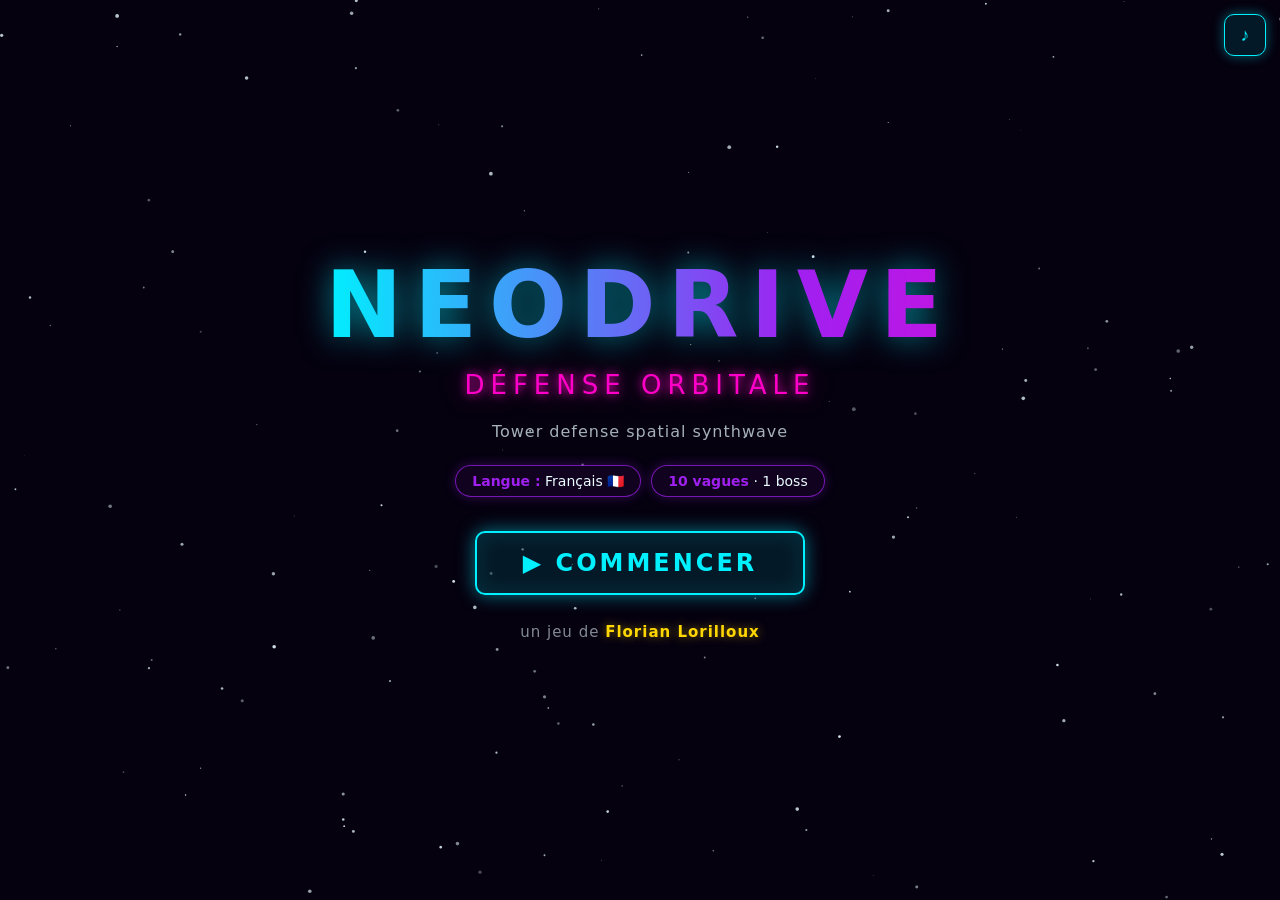
<file: index.html>
<!DOCTYPE html>
<html lang="fr">
<head>
  <meta charset="UTF-8">
  <meta name="viewport" content="width=device-width, initial-scale=1.0, viewport-fit=cover">
  <title>NEODRIVE — Défense Orbitale</title>
  <meta name="theme-color" content="#05010f">
  <link rel="manifest" href="manifest.webmanifest">
  <link rel="apple-touch-icon" href="icons/apple-touch-icon.png">
  <meta name="mobile-web-app-capable" content="yes">
  <meta name="apple-mobile-web-app-capable" content="yes">
  <meta name="apple-mobile-web-app-status-bar-style" content="black-translucent">
  <style>
    * { margin: 0; padding: 0; box-sizing: border-box; }
    html, body { height: 100%; overflow: hidden; overscroll-behavior: none; background: #05010f; }
    body {
      background: #05010f;
      color: #eafcff;
      font-family: 'Segoe UI', system-ui, sans-serif;
      display: flex;
      align-items: center;
      justify-content: center;
      min-height: 100dvh;
      -webkit-tap-highlight-color: transparent;
    }

    /* Champ d'étoiles en fond */
    #etoiles {
      position: fixed;
      inset: 0;
      z-index: 0;
    }

    .accueil {
      position: relative;
      z-index: 1;
      text-align: center;
      padding: 24px;
      display: flex;
      flex-direction: column;
      align-items: center;
      gap: 18px;
    }

    .titre {
      font-size: clamp(40px, 12vw, 92px);
      font-weight: 800;
      letter-spacing: clamp(4px, 2vw, 12px);
      line-height: 1;
      /* Dégradé de couleurs qui défile en boucle */
      background: linear-gradient(90deg, #00f0ff, #a020f0, #ff00c8, #ffd700, #00f0ff);
      background-size: 300% 100%;
      -webkit-background-clip: text;
      background-clip: text;
      color: transparent;
      -webkit-text-fill-color: transparent;
      filter: drop-shadow(0 0 16px rgba(0, 240, 255, 0.55));
      animation: degrade 7s linear infinite;
    }
    @keyframes degrade {
      to { background-position: 300% 0; }
    }
    .sous-titre {
      font-size: clamp(15px, 4.5vw, 26px);
      letter-spacing: clamp(2px, 1.2vw, 6px);
      color: #ff00c8;
      text-shadow: 0 0 10px #ff00c8, 0 0 24px rgba(255, 0, 200, 0.5);
      text-transform: uppercase;
    }
    .accroche {
      font-size: clamp(13px, 3.6vw, 16px);
      color: rgba(234, 252, 255, 0.7);
      letter-spacing: 1px;
      margin-top: 4px;
    }

    .infos {
      display: flex;
      flex-wrap: wrap;
      justify-content: center;
      gap: 10px;
      margin-top: 6px;
    }
    .chip {
      border: 1px solid rgba(160, 32, 240, 0.7);
      border-radius: 999px;
      padding: 7px 16px;
      font-size: clamp(12px, 3.4vw, 14px);
      background: rgba(160, 32, 240, 0.08);
      box-shadow: 0 0 12px rgba(160, 32, 240, 0.3);
      color: #eafcff;
    }
    .chip b { color: #a020f0; font-weight: 600; }

    .commencer {
      margin-top: 16px;
      display: inline-block;
      text-decoration: none;
      color: #00f0ff;
      font-size: clamp(18px, 5vw, 24px);
      font-weight: 700;
      letter-spacing: 3px;
      padding: 16px 46px;
      border: 2px solid #00f0ff;
      border-radius: 10px;
      background: rgba(0, 240, 255, 0.1);
      box-shadow: 0 0 18px rgba(0, 240, 255, 0.5), inset 0 0 22px rgba(0, 240, 255, 0.12);
      animation: pulse 1.6s ease-in-out infinite;
      transition: transform 0.12s ease, background 0.2s ease;
      cursor: pointer;
    }
    .commencer:hover, .commencer:active {
      background: rgba(0, 240, 255, 0.22);
      transform: scale(1.04);
    }
    @keyframes pulse {
      0%, 100% { box-shadow: 0 0 16px rgba(0, 240, 255, 0.45), inset 0 0 20px rgba(0, 240, 255, 0.1); }
      50%      { box-shadow: 0 0 30px rgba(0, 240, 255, 0.85), inset 0 0 26px rgba(0, 240, 255, 0.2); }
    }

    .signature {
      margin-top: 10px;
      font-size: clamp(12px, 3.4vw, 15px);
      color: rgba(234, 252, 255, 0.55);
      letter-spacing: 1px;
    }
    .signature b {
      color: #ffd700;
      text-shadow: 0 0 10px rgba(255, 215, 0, 0.5);
      font-weight: 600;
    }

    /* Bouton muet */
    .son {
      position: fixed;
      top: 14px;
      right: 14px;
      z-index: 2;
      width: 42px;
      height: 42px;
      border-radius: 10px;
      border: 1.5px solid #00f0ff;
      background: rgba(0, 240, 255, 0.1);
      color: #00f0ff;
      font-size: 18px;
      cursor: pointer;
      box-shadow: 0 0 12px rgba(0, 240, 255, 0.4);
      display: flex;
      align-items: center;
      justify-content: center;
    }
    .son.muet {
      border-color: rgba(234, 252, 255, 0.4);
      color: rgba(234, 252, 255, 0.4);
      box-shadow: none;
    }

    /* Bouton Installer (PWA) — visible quand l'app est installable */
    #installer {
      display: none;
      margin-top: 10px;
      padding: 10px 22px;
      border: 1.5px solid #a020f0;
      border-radius: 8px;
      background: rgba(160, 32, 240, 0.12);
      color: #d9a6ff;
      font-size: clamp(13px, 3.6vw, 15px);
      font-weight: 600;
      letter-spacing: 1px;
      cursor: pointer;
      box-shadow: 0 0 12px rgba(160, 32, 240, 0.35);
    }

    /* Overlay « tourne ton téléphone » (portrait sur tactile) */
    #rotate {
      display: none;
      position: fixed; inset: 0; z-index: 9999;
      background: #05010f; color: #eafcff;
      align-items: center; justify-content: center; text-align: center;
      font-size: clamp(20px, 6vw, 32px); font-weight: 700; line-height: 1.8;
      letter-spacing: 1px; text-shadow: 0 0 12px rgba(0, 240, 255, 0.6); padding: 24px;
    }
    @media (orientation: portrait) and (pointer: coarse) {
      #rotate { display: flex; }
    }

    /* ----- Intro cinématique ----- */
    #intro {
      position: fixed;
      inset: 0;
      z-index: 20;
      background: #05010f;
      display: none;
    }
    #cintro { position: absolute; inset: 0; width: 100%; height: 100%; }
    #soustitre {
      position: absolute;
      left: 50%;
      bottom: 8%;
      transform: translateX(-50%);
      width: min(90%, 900px);
      text-align: center;
      font-size: clamp(15px, 3.4vw, 22px);
      line-height: 1.5;
      color: #eafcff;
      text-shadow: 0 0 10px rgba(0, 240, 255, 0.5);
      padding: 14px 20px;
      background: rgba(5, 1, 15, 0.55);
      border: 1px solid rgba(0, 240, 255, 0.35);
      border-radius: 10px;
      backdrop-filter: blur(2px);
    }
    #passer {
      position: absolute;
      top: 16px;
      right: 16px;
      z-index: 21;
      padding: 10px 20px;
      border: 1.5px solid #ff00c8;
      border-radius: 8px;
      background: rgba(255, 0, 200, 0.12);
      color: #ff00c8;
      font-size: clamp(13px, 3.4vw, 15px);
      font-weight: 700;
      letter-spacing: 1px;
      cursor: pointer;
      box-shadow: 0 0 12px rgba(255, 0, 200, 0.4);
    }
  </style>
</head>
<body>
  <canvas id="etoiles"></canvas>
  <button id="son" class="son" title="Son">♪</button>

  <main class="accueil">
    <h1 class="titre">NEODRIVE</h1>
    <div class="sous-titre">Défense Orbitale</div>
    <p class="accroche">Tower defense spatial synthwave</p>

    <div class="infos">
      <span class="chip"><b>Langue :</b> Français 🇫🇷</span>
      <span class="chip"><b>10 vagues</b> · 1 boss</span>
    </div>

    <a class="commencer" id="commencer" href="jeu.html">▶ COMMENCER</a>

    <p class="signature">un jeu de <b>Florian Lorilloux</b></p>
    <button id="installer">⬇ Installer l'application</button>
  </main>

  <div id="intro">
    <canvas id="cintro"></canvas>
    <div id="soustitre"></div>
    <button id="passer">PASSER ▸</button>
  </div>

  <div id="rotate">🔄<br>Tourne ton téléphone<br>en mode paysage</div>
  <script src="pwa.js"></script>

  <script>
    // Champ d'étoiles en parallaxe (léger)
    const cv = document.getElementById('etoiles');
    const ctx = cv.getContext('2d');
    let W, H, etoiles;
    function resize() {
      W = cv.width = window.innerWidth;
      H = cv.height = window.innerHeight;
      const n = Math.min(180, Math.floor(W * H / 8000));
      etoiles = [];
      for (let i = 0; i < n; i++) {
        etoiles.push({
          x: Math.random() * W, y: Math.random() * H,
          r: Math.random() * 1.6 + 0.3,
          v: Math.random() * 14 + 4,
          a: Math.random() * 0.6 + 0.3,
        });
      }
    }
    resize();
    window.addEventListener('resize', resize);
    let dernier = performance.now();
    function boucle(t) {
      const dt = (t - dernier) / 1000; dernier = t;
      ctx.clearRect(0, 0, W, H);
      ctx.fillStyle = '#eafcff';
      for (const e of etoiles) {
        e.x -= e.v * dt;
        if (e.x < -2) { e.x = W + 2; e.y = Math.random() * H; }
        ctx.globalAlpha = e.a;
        ctx.beginPath();
        ctx.arc(e.x, e.y, e.r, 0, Math.PI * 2);
        ctx.fill();
      }
      ctx.globalAlpha = 1;
      requestAnimationFrame(boucle);
    }
    requestAnimationFrame(boucle);
  </script>

  <script type="module">
    import { demarrerMusiqueMenu, basculerMuet, estMuet, estDemarree } from './js/musique.js';
    import { lancerIntro } from './js/intro.js';
    const btn = document.getElementById('son');
    const commencer = document.getElementById('commencer');
    function majBtn() {
      const m = estMuet();
      btn.classList.toggle('muet', m);
      btn.textContent = m ? '♪̷' : '♪';
    }
    // Démarre la musique du menu à la 1re interaction "neutre"
    function demarrerUneFois(e) {
      if (e && e.target && (e.target === btn || e.target.closest('#commencer'))) return;
      demarrerMusiqueMenu(); majBtn();
      window.removeEventListener('pointerdown', demarrerUneFois);
      window.removeEventListener('keydown', demarrerUneFois);
    }
    window.addEventListener('pointerdown', demarrerUneFois);
    window.addEventListener('keydown', demarrerUneFois);
    // Bouton son : démarre si pas encore lancé, sinon coupe/réactive
    btn.addEventListener('click', e => {
      e.stopPropagation();
      if (!estDemarree()) { demarrerMusiqueMenu(); majBtn(); return; }
      basculerMuet(); majBtn();
    });
    // COMMENCER : lance la cinématique d'intro (puis le jeu)
    commencer.addEventListener('click', e => {
      e.preventDefault();
      lancerIntro();
    });
    // Bouton « Installer l'application » (apparaît quand le navigateur le propose)
    const btnInstall = document.getElementById('installer');
    document.addEventListener('pwa-installable', () => {
      if (!(window.dejaInstallee && window.dejaInstallee())) btnInstall.style.display = 'inline-block';
    });
    btnInstall.addEventListener('click', async () => {
      const r = window.installerApp ? await window.installerApp() : 'indispo';
      if (r === 'accepted') btnInstall.style.display = 'none';
    });
  </script>
</body>
</html>
</file>
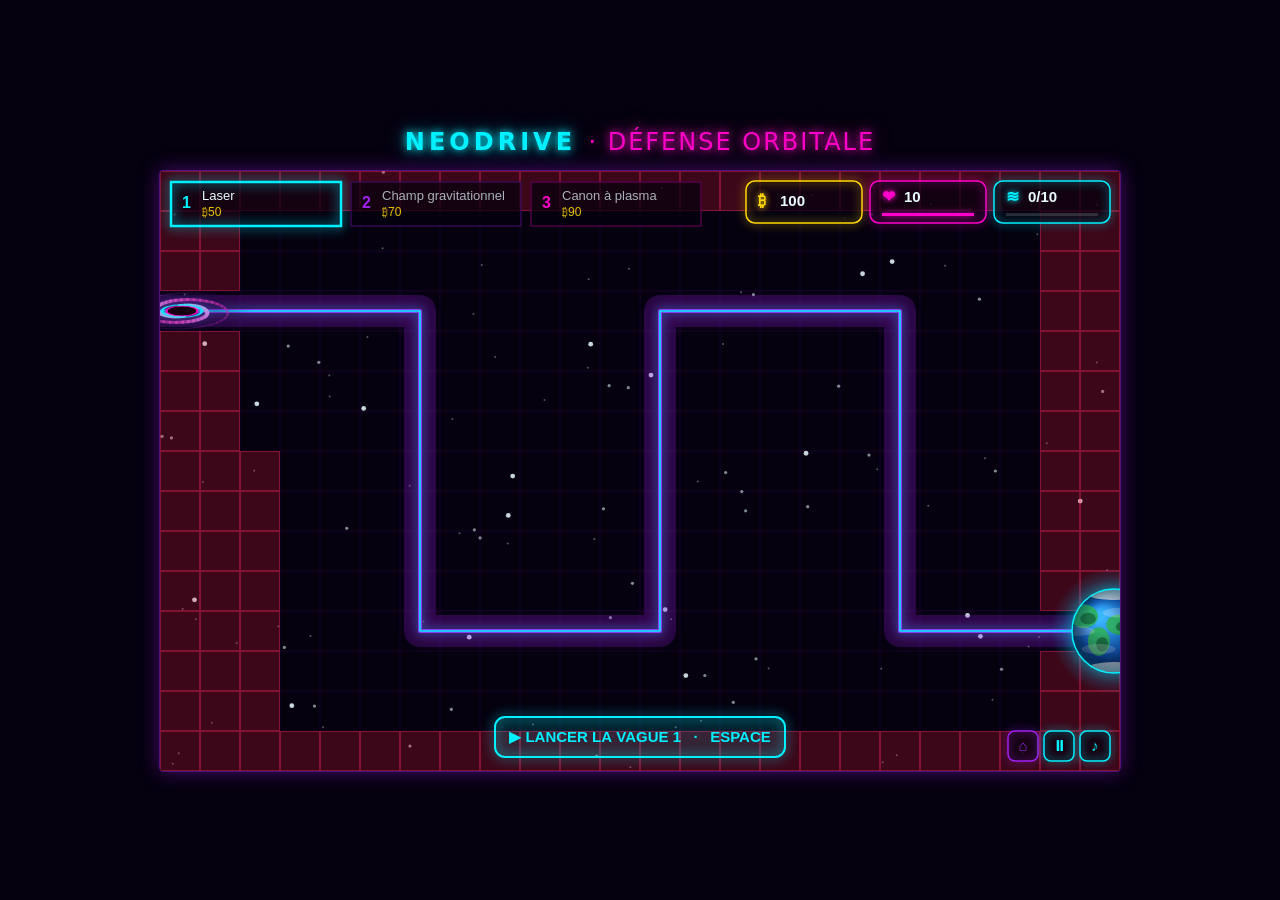
<file: jeu.html>
<!DOCTYPE html>
<html lang="fr">
<head>
  <meta charset="UTF-8">
  <meta name="viewport" content="width=device-width, initial-scale=1.0, maximum-scale=1.0, user-scalable=no, viewport-fit=cover">
  <title>NEODRIVE — Défense Orbitale</title>
  <meta name="theme-color" content="#05010f">
  <link rel="manifest" href="manifest.webmanifest">
  <link rel="apple-touch-icon" href="icons/apple-touch-icon.png">
  <meta name="mobile-web-app-capable" content="yes">
  <meta name="apple-mobile-web-app-capable" content="yes">
  <meta name="apple-mobile-web-app-status-bar-style" content="black-translucent">
  <link rel="stylesheet" href="style.css">
</head>
<body>
  <div id="cadre">
    <h1 id="titre">NEODRIVE <span>· Défense Orbitale</span></h1>
    <canvas id="jeu"></canvas>
  </div>
  <div id="rotate">🔄<br>Tourne ton téléphone<br>en mode paysage</div>
  <script type="module" src="js/main.js"></script>
  <script src="pwa.js"></script>
</body>
</html>
</file>
<file: style.css>
/* ============================================================
   NÉODRIVE — style.css  (habillage synthwave spatial)
   ============================================================ */

* { margin: 0; padding: 0; box-sizing: border-box; }

html, body {
  height: 100%;
  overflow: hidden;
  overscroll-behavior: none;   /* pas de pull-to-refresh sur mobile */
  background: #05010f;         /* évite les bords blancs (zones sûres / letterbox) en PWA */
}

body {
  background: #05010f;
  color: #eafcff;
  font-family: 'Segoe UI', system-ui, sans-serif;
  min-height: 100dvh;
  display: flex;
  align-items: center;
  justify-content: center;
}

#cadre {
  display: flex;
  flex-direction: column;
  align-items: center;
  gap: 14px;
}

#titre {
  font-size: 24px;
  font-weight: 700;
  letter-spacing: 4px;
  text-transform: uppercase;
  color: #00f0ff;
  text-shadow: 0 0 8px #00f0ff, 0 0 20px rgba(0, 240, 255, 0.5);
}

#titre span {
  color: #ff00c8;
  text-shadow: 0 0 8px #ff00c8, 0 0 20px rgba(255, 0, 200, 0.5);
  font-weight: 400;
  letter-spacing: 2px;
}

#jeu {
  display: block;
  /* Le canvas garde sa résolution interne 960×600 et se met à l'échelle
     de l'écran en conservant ses proportions (comme une image). */
  max-width: 100vw;
  max-height: 100dvh;
  border: 1px solid rgba(160, 32, 240, 0.5);
  border-radius: 4px;
  box-shadow:
    0 0 20px rgba(160, 32, 240, 0.4),
    inset 0 0 60px rgba(5, 1, 15, 0.8);
  touch-action: none;   /* pas de scroll/zoom au toucher */
  user-select: none;
  -webkit-user-select: none;
  -webkit-tap-highlight-color: transparent;
}

/* Overlay « tourne ton téléphone » (affiché en portrait sur tactile) */
#rotate {
  display: none;
  position: fixed;
  inset: 0;
  z-index: 9999;
  background: #05010f;
  color: #eafcff;
  align-items: center;
  justify-content: center;
  text-align: center;
  font-size: clamp(20px, 6vw, 32px);
  font-weight: 700;
  line-height: 1.8;
  letter-spacing: 1px;
  text-shadow: 0 0 12px rgba(0, 240, 255, 0.6);
  padding: 24px;
}
@media (orientation: portrait) and (pointer: coarse) {
  #rotate { display: flex; }
}

/* Petits écrans / tactile : on masque le titre pour donner tout l'espace au jeu */
@media (max-width: 820px), (pointer: coarse) {
  #titre { display: none; }
  #cadre { gap: 0; }
  #jeu {
    border: none;
    border-radius: 0;
    box-shadow: none;
  }
}
</file>
